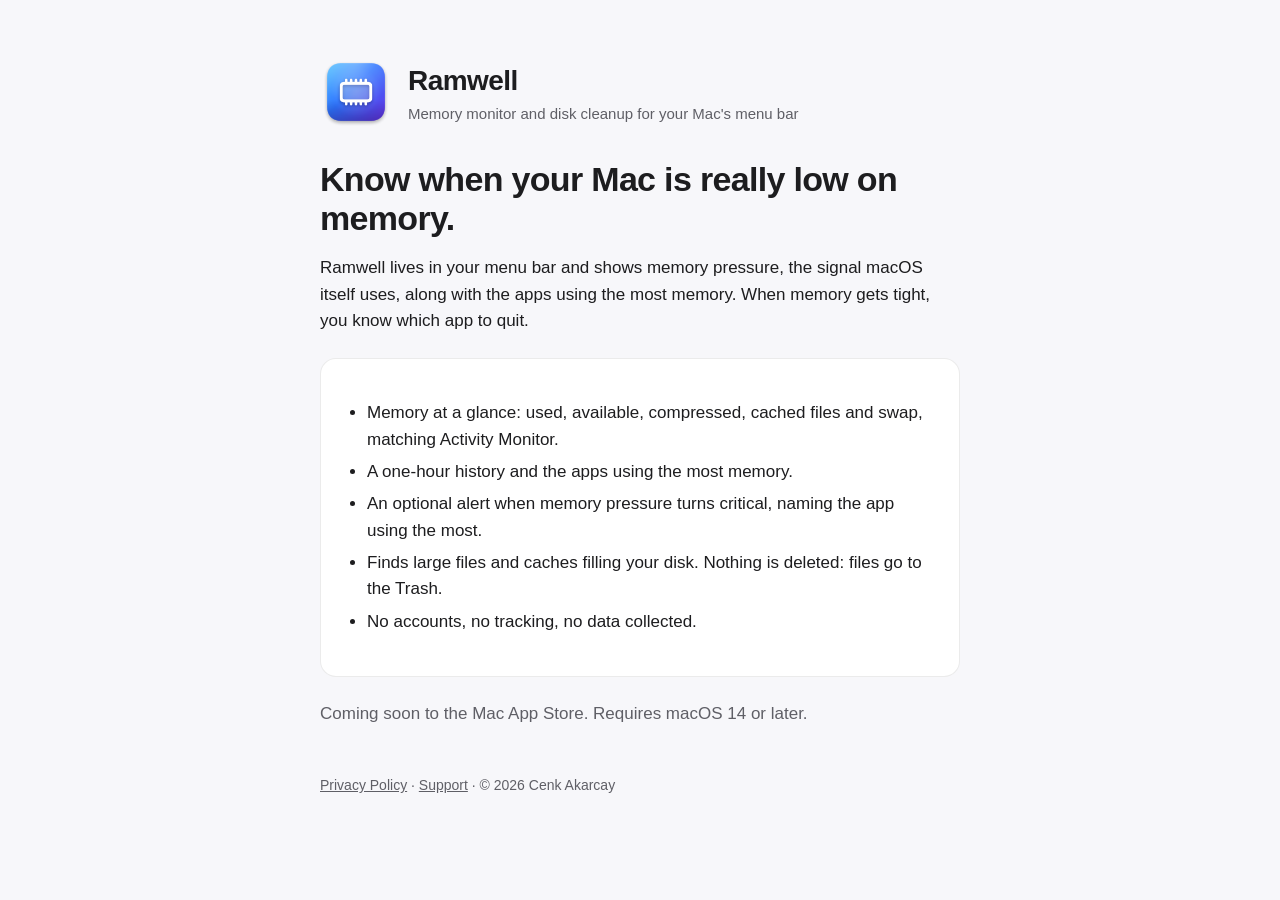
<file: index.html>
<!doctype html>
<html lang="en">
<head>
  <meta charset="utf-8">
  <meta name="viewport" content="width=device-width, initial-scale=1">
  <title>Ramwell – RAM &amp; Disk Monitor for Mac</title>
  <meta name="description" content="Ramwell shows your Mac's memory pressure and the apps using the most memory from the menu bar, and finds large files and junk filling your disk.">
  <link rel="icon" href="favicon.png">
  <link rel="stylesheet" href="style.css">
</head>
<body>
<main>
  <header class="brand">
    <img src="icon.png" alt="">
    <div>
      <div class="name">Ramwell</div>
      <div class="tag">Memory monitor and disk cleanup for your Mac's menu bar</div>
    </div>
  </header>

  <h1>Know when your Mac is really low on memory.</h1>
  <p>Ramwell lives in your menu bar and shows memory pressure, the signal macOS itself uses, along with the apps using the
    most memory. When memory gets tight, you know which app to quit.</p>

  <div class="card">
    <ul>
      <li>Memory at a glance: used, available, compressed, cached files and swap, matching Activity Monitor.</li>
      <li>A one-hour history and the apps using the most memory.</li>
      <li>An optional alert when memory pressure turns critical, naming the app using the most.</li>
      <li>Finds large files and caches filling your disk. Nothing is deleted: files go to the Trash.</li>
      <li>No accounts, no tracking, no data collected.</li>
    </ul>
  </div>

  <p class="muted">Coming soon to the Mac App Store. Requires macOS 14 or later.</p>

  <footer>
    <a href="privacy/">Privacy Policy</a> · <a href="support/">Support</a> · © 2026 Cenk Akarcay
  </footer>
</main>
</body>
</html>
</file>
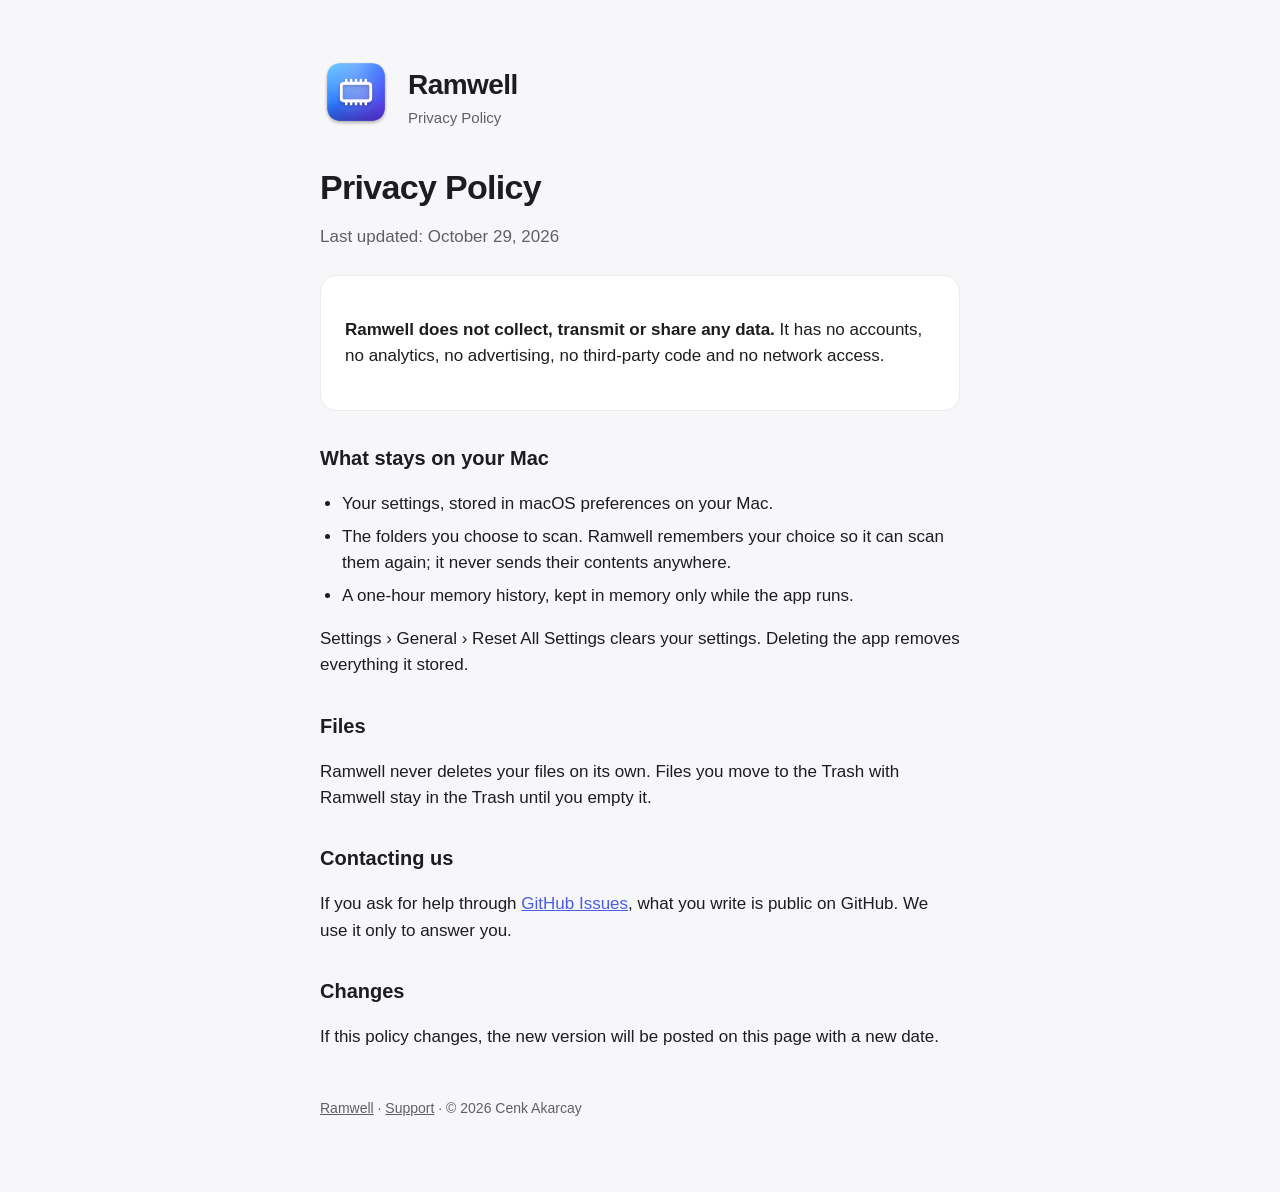
<file: privacy/index.html>
<!doctype html>
<html lang="en">
<head>
  <meta charset="utf-8">
  <meta name="viewport" content="width=device-width, initial-scale=1">
  <title>Ramwell Privacy Policy</title>
  <link rel="icon" href="../favicon.png">
  <link rel="stylesheet" href="../style.css">
</head>
<body>
<main>
  <header class="brand">
    <a href="../"><img src="../icon.png" alt="Ramwell"></a>
    <div>
      <div class="name"><a href="../">Ramwell</a></div>
      <div class="tag">Privacy Policy</div>
    </div>
  </header>

  <h1>Privacy Policy</h1>
  <p class="muted">Last updated: October 29, 2026</p>

  <div class="card">
    <p><strong>Ramwell does not collect, transmit or share any data.</strong> It has no accounts, no analytics, no
      advertising, no third-party code and no network access.</p>
  </div>

  <h2>What stays on your Mac</h2>
  <ul>
    <li>Your settings, stored in macOS preferences on your Mac.</li>
    <li>The folders you choose to scan. Ramwell remembers your choice so it can scan them again; it never sends their
      contents anywhere.</li>
    <li>A one-hour memory history, kept in memory only while the app runs.</li>
  </ul>
  <p>Settings › General › Reset All Settings clears your settings. Deleting the app removes everything it stored.</p>

  <h2>Files</h2>
  <p>Ramwell never deletes your files on its own. Files you move to the Trash with Ramwell stay in the Trash until you
    empty it.</p>

  <h2>Contacting us</h2>
  <p>If you ask for help through <a href="https://github.com/cenkakarcay/ramwell/issues">GitHub Issues</a>, what you
    write is public on GitHub. We use it only to answer you.</p>

  <h2>Changes</h2>
  <p>If this policy changes, the new version will be posted on this page with a new date.</p>

  <footer>
    <a href="../">Ramwell</a> · <a href="../support/">Support</a> · © 2026 Cenk Akarcay
  </footer>
</main>
</body>
</html>
</file>
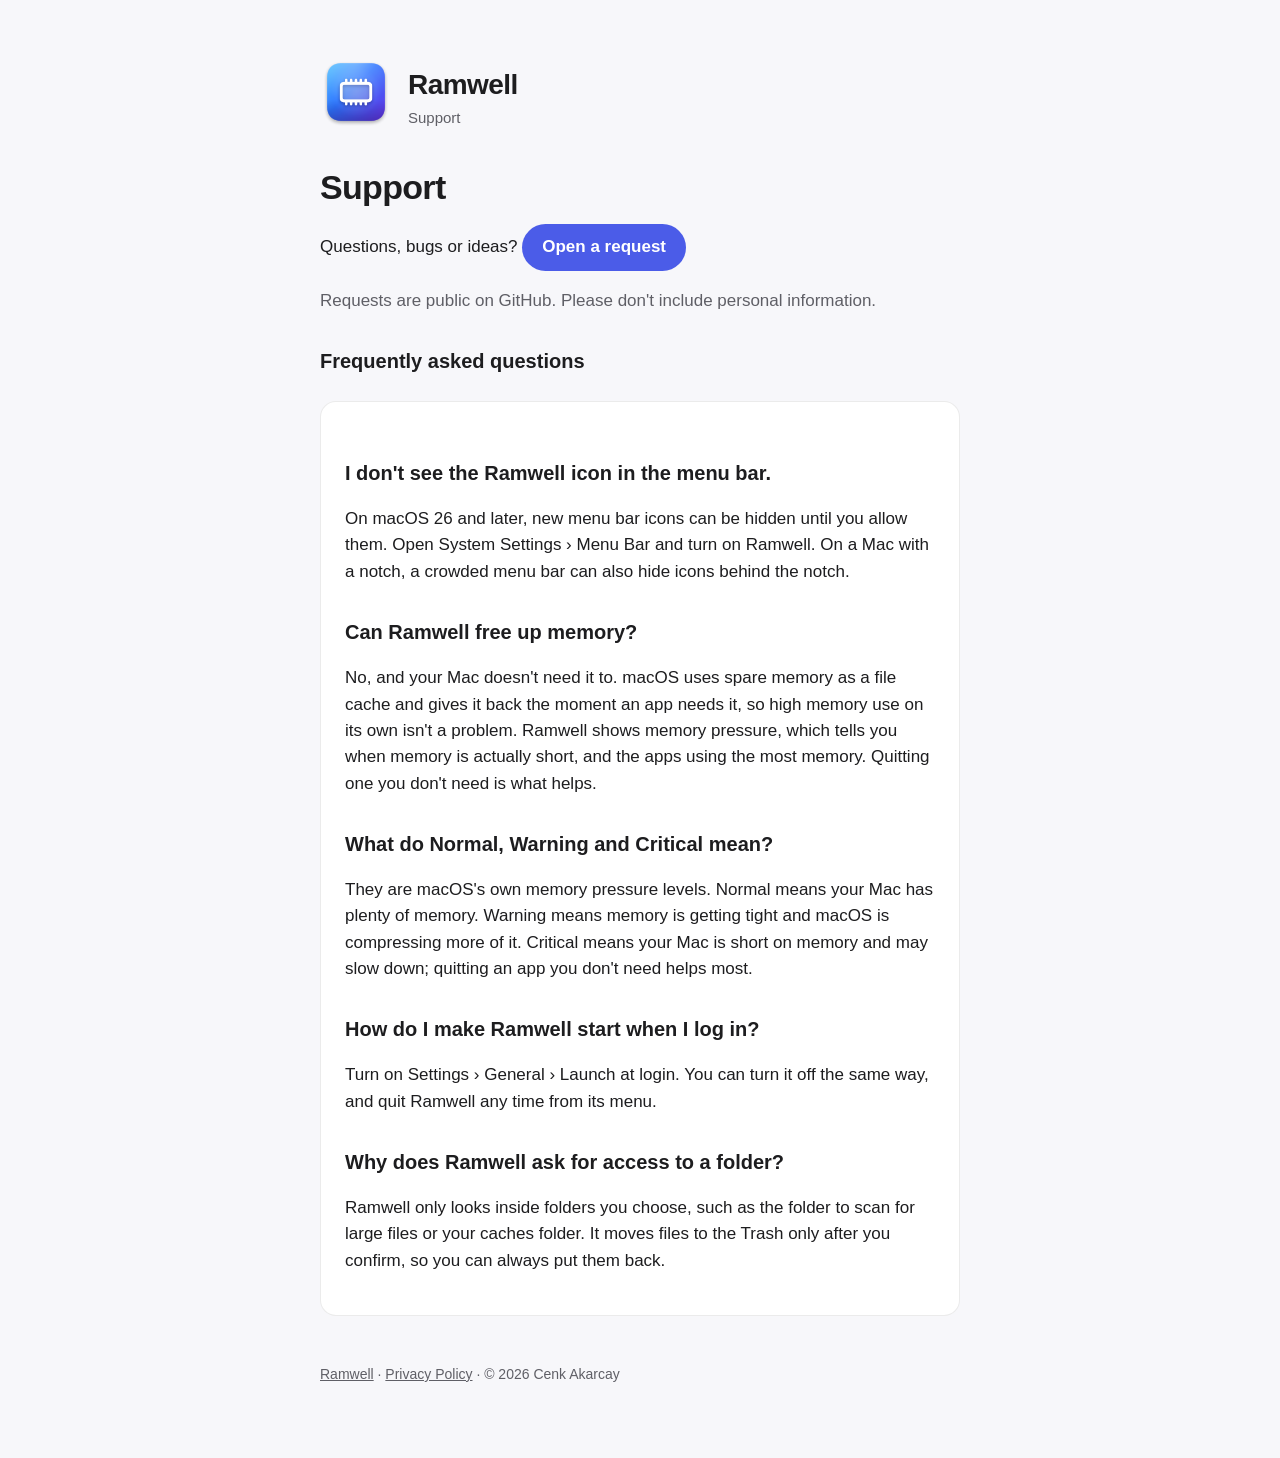
<file: support/index.html>
<!doctype html>
<html lang="en">
<head>
  <meta charset="utf-8">
  <meta name="viewport" content="width=device-width, initial-scale=1">
  <title>Ramwell Support</title>
  <link rel="icon" href="../favicon.png">
  <link rel="stylesheet" href="../style.css">
</head>
<body>
<main>
  <header class="brand">
    <a href="../"><img src="../icon.png" alt="Ramwell"></a>
    <div>
      <div class="name"><a href="../">Ramwell</a></div>
      <div class="tag">Support</div>
    </div>
  </header>

  <h1>Support</h1>
  <p>Questions, bugs or ideas? <a class="button" href="https://github.com/cenkakarcay/ramwell/issues/new">Open a request</a></p>
  <p class="muted">Requests are public on GitHub. Please don't include personal information.</p>

  <h2>Frequently asked questions</h2>

  <div class="card">
    <h2>I don't see the Ramwell icon in the menu bar.</h2>
    <p>On macOS 26 and later, new menu bar icons can be hidden until you allow them. Open System Settings › Menu Bar and
      turn on Ramwell. On a Mac with a notch, a crowded menu bar can also hide icons behind the notch.</p>

    <h2>Can Ramwell free up memory?</h2>
    <p>No, and your Mac doesn't need it to. macOS uses spare memory as a file cache and gives it back the moment an app
      needs it, so high memory use on its own isn't a problem. Ramwell shows memory pressure, which tells you when memory
      is actually short, and the apps using the most memory. Quitting one you don't need is what helps.</p>

    <h2>What do Normal, Warning and Critical mean?</h2>
    <p>They are macOS's own memory pressure levels. Normal means your Mac has plenty of memory. Warning means memory is
      getting tight and macOS is compressing more of it. Critical means your Mac is short on memory and may slow down;
      quitting an app you don't need helps most.</p>

    <h2>How do I make Ramwell start when I log in?</h2>
    <p>Turn on Settings › General › Launch at login. You can turn it off the same way, and quit Ramwell any time from its
      menu.</p>

    <h2>Why does Ramwell ask for access to a folder?</h2>
    <p>Ramwell only looks inside folders you choose, such as the folder to scan for large files or your caches folder.
      It moves files to the Trash only after you confirm, so you can always put them back.</p>
  </div>

  <footer>
    <a href="../">Ramwell</a> · <a href="../privacy/">Privacy Policy</a> · © 2026 Cenk Akarcay
  </footer>
</main>
</body>
</html>
</file>
<file: style.css>
:root {
  --bg: #f7f7fa;
  --card: #ffffff;
  --text: #1d1d1f;
  --muted: #5f5f66;
  --accent: #4b5ce8;
  --border: rgba(0, 0, 0, 0.08);
}

@media (prefers-color-scheme: dark) {
  :root {
    --bg: #111114;
    --card: #1c1c20;
    --text: #f2f2f5;
    --muted: #a1a1aa;
    --accent: #8b97ff;
    --border: rgba(255, 255, 255, 0.10);
  }
}

* { box-sizing: border-box; }

body {
  margin: 0;
  background: var(--bg);
  color: var(--text);
  font: 17px/1.55 -apple-system, BlinkMacSystemFont, "SF Pro Text", "Helvetica Neue", Arial, sans-serif;
  -webkit-font-smoothing: antialiased;
}

main {
  max-width: 680px;
  margin: 0 auto;
  padding: 56px 20px 72px;
}

header.brand {
  display: flex;
  align-items: center;
  gap: 16px;
  margin-bottom: 32px;
}

header.brand img { width: 72px; height: 72px; }
header.brand a { color: inherit; text-decoration: none; }
header.brand .name { font-size: 28px; font-weight: 700; letter-spacing: -0.02em; }
header.brand .tag { color: var(--muted); font-size: 15px; }

h1 { font-size: 34px; line-height: 1.15; letter-spacing: -0.02em; margin: 0 0 12px; }
h2 { font-size: 20px; margin: 32px 0 8px; }
p, li { color: var(--text); }
.muted { color: var(--muted); }

.card {
  background: var(--card);
  border: 1px solid var(--border);
  border-radius: 16px;
  padding: 24px;
  margin: 24px 0;
}

ul { padding-left: 22px; }
li { margin: 6px 0; }

a { color: var(--accent); }

.button {
  display: inline-block;
  background: var(--accent);
  color: #fff;
  text-decoration: none;
  font-weight: 600;
  padding: 10px 20px;
  border-radius: 999px;
}

footer {
  margin-top: 48px;
  color: var(--muted);
  font-size: 14px;
}

footer a { color: var(--muted); }
</file>
